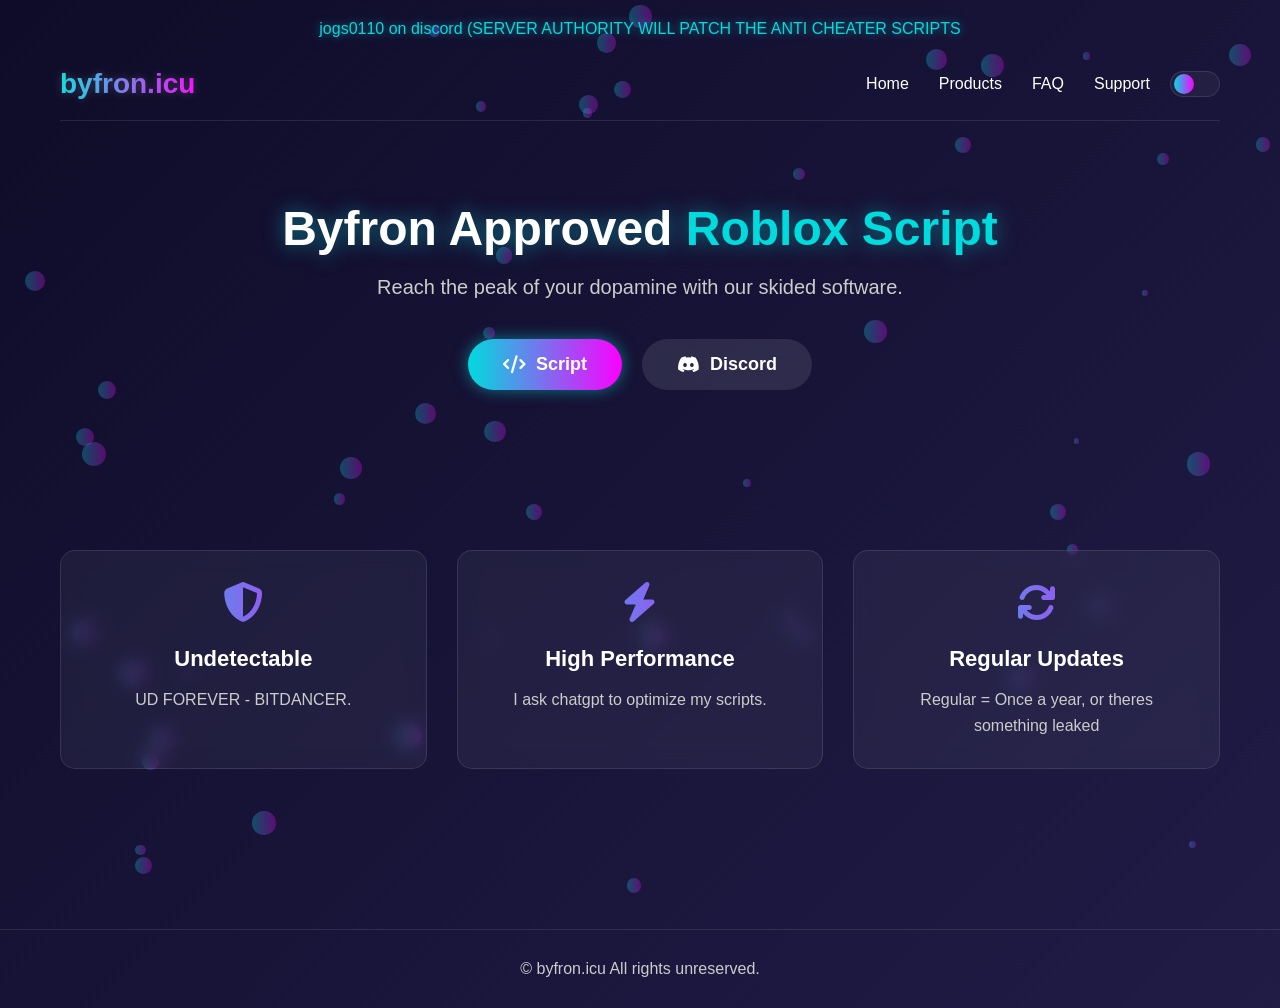
<file: index.html>
<!DOCTYPE html>
<html lang="en">
<head>
    <meta charset="UTF-8">
    <meta name="viewport" content="width=device-width, initial-scale=1.0">
    <title>Byfron.icu | Best Roblox Cheat</title>
    <link rel="stylesheet" href="https://cdnjs.cloudflare.com/ajax/libs/font-awesome/6.4.0/css/all.min.css">
    <style>
        * {
            margin: 0;
            padding: 0;
            box-sizing: border-box;
            font-family: 'Segoe UI', Tahoma, Geneva, Verdana, sans-serif;
        }
        
        :root {
            --primary-gradient: linear-gradient(90deg, #00dbde, #fc00ff);
            --bg-gradient: linear-gradient(135deg, #0f0c29, #302b63, #24243e);
            --card-bg: rgba(255, 255, 255, 0.05);
            --text-color: #fff;
            --text-secondary: #ccc;
            --header-border: rgba(255, 255, 255, 0.1);
        }
        
        body.dark-mode {
            --bg-gradient: linear-gradient(135deg, #1a1a1a, #2d2d2d, #333333);
            --card-bg: rgba(255, 255, 255, 0.08);
            --text-color: #f0f0f0;
            --text-secondary: #aaa;
            --header-border: rgba(255, 255, 255, 0.08);
        }
        
        body {
            background: var(--bg-gradient);
            color: var(--text-color);
            min-height: 100vh;
            overflow-x: hidden;
            background-size: 400% 400%;
            animation: gradientBG 15s ease infinite;
            transition: all 0.5s ease;
        }
        
        @keyframes gradientBG {
            0% { background-position: 0% 50%; }
            50% { background-position: 100% 50%; }
            100% { background-position: 0% 50%; }
        }
        
        .container {
            max-width: 1200px;
            margin: 0 auto;
            padding: 20px;
        }
        
        .username-tag {
            text-align: center;
            margin-bottom: 10px;
            font-size: 16px;
            color: #00dbde;
            text-shadow: 0 0 8px rgba(0, 219, 222, 0.6);
            animation: glow 2s ease-in-out infinite alternate;
        }
        
        @keyframes glow {
            from { text-shadow: 0 0 8px rgba(0, 219, 222, 0.6); }
            to { text-shadow: 0 0 12px rgba(0, 219, 222, 0.8), 0 0 16px rgba(0, 219, 222, 0.6); }
        }
        
        header {
            display: flex;
            justify-content: space-between;
            align-items: center;
            padding: 20px 0;
            border-bottom: 1px solid var(--header-border);
        }
        
        .logo {
            font-size: 28px;
            font-weight: 700;
            background: var(--primary-gradient);
            -webkit-background-clip: text;
            -webkit-text-fill-color: transparent;
            text-shadow: 0 0 10px rgba(255, 255, 255, 0.2);
        }
        
        .header-controls {
            display: flex;
            align-items: center;
            gap: 20px;
        }
        
        .theme-toggle {
            background: var(--card-bg);
            border: 1px solid var(--header-border);
            width: 50px;
            height: 26px;
            border-radius: 25px;
            position: relative;
            cursor: pointer;
            display: flex;
            align-items: center;
            padding: 0 3px;
            backdrop-filter: blur(10px);
        }
        
        .theme-toggle-handle {
            width: 20px;
            height: 20px;
            border-radius: 50%;
            background: var(--primary-gradient);
            position: absolute;
            transition: all 0.3s ease;
            left: 3px;
        }
        
        .theme-toggle.dark .theme-toggle-handle {
            left: 27px;
        }
        
        .nav-links {
            display: flex;
            gap: 30px;
        }
        
        .nav-links a {
            color: var(--text-color);
            text-decoration: none;
            font-weight: 500;
            transition: all 0.3s ease;
        }
        
        .nav-links a:hover {
            color: #00dbde;
        }
        
        .hero {
            text-align: center;
            padding: 80px 0;
        }
        
        .hero h1 {
            font-size: 48px;
            margin-bottom: 20px;
            text-shadow: 0 0 20px rgba(0, 219, 222, 0.5);
        }
        
        .hero p {
            font-size: 20px;
            max-width: 700px;
            margin: 0 auto 40px;
            color: var(--text-secondary);
        }
        
        .buttons {
            display: flex;
            justify-content: center;
            gap: 20px;
            margin-top: 40px;
        }
        
        .btn {
            padding: 15px 35px;
            border-radius: 50px;
            font-size: 18px;
            font-weight: 600;
            text-decoration: none;
            transition: all 0.3s ease;
            display: flex;
            align-items: center;
            gap: 10px;
            cursor: pointer;
        }
        
        .btn-primary {
            background: var(--primary-gradient);
            color: white;
            box-shadow: 0 0 15px rgba(0, 219, 222, 0.5);
            border: none;
        }
        
        .btn-primary:hover {
            transform: translateY(-3px);
            box-shadow: 极 0 25px rgba(0, 219, 222, 0.8);
        }
        
        .btn-secondary {
            background: rgba(255, 255, 255, 0.1);
            backdrop-filter: blur(10px);
            color: white;
            border: 1px solid rgba(255, 255, 255, 极.2);
        }
        
        .btn-secondary:hover {
            background: rgba(255, 255, 255, 0.2);
            transform: translateY(-3px);
        }
        
        .features {
            display: grid;
            grid-template-columns: repeat(auto-fit, minmax(300px, 1fr));
            gap: 30px;
            margin: 80px 0;
        }
        
        .feature-card {
            background: var(--card-bg);
            backdrop-filter: blur(10px);
            border-radius: 15px;
            padding: 30px;
            text-align: center;
            transition: all 0.3s ease;
            border: 1px solid rgba(255, 255, 255, 0.1);
        }
        
        .feature-card:hover {
            transform: translateY(-10px);
            box-shadow: 0 10px 20px rgba(0, 0, 0, 0.2);
        }
        
        .feature-icon {
            font-size: 40px;
            margin-bottom: 20px;
            background: var(--primary-gradient);
            -webkit-background-clip: text;
            -webkit-text-fill-color: transparent;
        }
        
        .feature-card h3 {
            font-size: 22px;
            margin-bottom: 15px;
        }
        
        .feature-card p {
            color: var(--text-secondary);
            line-height: 1.6;
        }
        
        .particles {
            position: fixed;
            top: 0;
            left: 0;
            width: 100%;
            height: 100%;
            z-index: -1;
            overflow: hidden;
        }
        
        .particle {
            position: absolute;
            border-radius: 50%;
            background: var(--primary-gradient);
            opacity: 0.3;
            animation: float 15s infinite linear;
        }
        
        @keyframes float {
            0% { transform: translateY(0) translateX(0) rotate(0deg); }
            100% { transform: translateY(-100vh) translateX(100vw) rotate(360deg); }
        }
        
        footer {
            text-align: center;
            padding: 30px 0;
            margin-top: 60px;
            border-top: 1px solid var(--header-border);
            color: var(--text-secondary);
        }
        
        @media (max-width: 768px) {
            .hero h1 {
                font-size: 36px;
            }
            
            .buttons {
                flex-direction: column;
                align-items: center;
            }
            
            .btn {
                width: 100%;
                max-width: 300px;
                justify-content: center;
            }
        }
    </style>
</head>
<body>
    <div class="particles" id="particles"></div>
    
    <div class="container">
        <div class="username-tag">jogs0110 on discord (SERVER AUTHORITY WILL PATCH THE ANTI CHEATER SCRIPTS</div>
        
        <header>
            <div class="logo">byfron.icu</div>
            <div class="header-controls">
                <nav class="nav-links">
                    <a href="#">Home</a>
                    <a href="#">Products</a>
                    <a href="#">FAQ</a>
                    <a href="#">Support</a>
                </nav>
                <div class="theme-toggle" id="themeToggle">
                    <div class="theme-toggle-handle"></div>
                </div>
            </div>
        </header>
        
        <section class="hero">
            <h1>Byfron Approved <span style="color: #00dbde">Roblox Script</span></h1>
            <p>Reach the peak of your dopamine with our skided software.</p>
            
            <div class="buttons">
                <a href="https://pastebin.com/u/KirchohexSX" class="btn btn-primary">
                    <i class="fas fa-code"></i> Script
                </a>
                <a href="https://discord.gg/vgm6Zuejhw" class="btn btn-secondary">
                    <i class="fab fa-discord"></i> Discord
                </a>
            </div>
        </section>
        
        <section class="features">
            <div class="feature-card">
                <div class="feature-icon">
                    <i class="fas fa-shield-alt"></i>
                </div>
                <h3>Undetectable</h3>
                <p>UD FOREVER - BITDANCER.</p>
            </div>
            
            <div class="feature-card">
                <div class="feature-icon">
                    <i class="fas fa-bolt"></i>
                </div>
                <h3>High Performance</h3>
                <p>I ask chatgpt to optimize my scripts.</p>
            </div>
            
            <div class="feature-card">
                <div class="feature-icon">
                    <i class="fas fa-sync"></i>
                </div>
                <h3>Regular Updates</h3>
                <p>Regular = Once a year, or theres something leaked</p>
            </div>
        </section>
    </div>
    
    <footer>
        <p>© byfron.icu All rights unreserved.</p>
    </footer>

    <audio src="https://raw.githubusercontent.com/Kiro0001/music/main/music.mp3" autoplay loop></audio>
    
    <script>
        // Create animated particles
        function createParticles() {
            const particlesContainer = document.getElementById('particles');
            const particleCount = 50;
            
            for (let i = 0; i < particleCount; i++) {
                const particle = document.createElement('div');
                particle.classList.add('particle');
                
                const size = Math.random() * 20 + 5;
                particle.style.width = `${size}px`;
                particle.style.height = `${size}px`;
                
                particle.style.left = `${Math.random() * 100}vw`;
                particle.style.top = `${Math.random() * 100}vh`;
                
                particle.style.animationDuration = `${Math.random() * 20 + 10}s`;
                particle.style.animationDelay = `${Math.random() * 5}s`;
                
                particlesContainer.appendChild(particle);
            }
        }
        
        // Theme toggle functionality
        const themeToggle = document.getElementById('themeToggle');
        themeToggle.addEventListener('click', () => {
            document.body.classList.toggle('dark-mode');
            themeToggle.classList.toggle('dark');
            
            // Save theme preference to localStorage
            const isDarkMode = document.body.classList.contains('dark-mode');
            localStorage.setItem('darkMode', isDarkMode);
        });
        
        // Check for saved theme preference
        if (localStorage.getItem('darkMode') === 'true') {
            document.body.classList.add('dark-mode');
            themeToggle.classList.add('dark');
        }
        
        // Initialize particles
        createParticles();
    </script>
</body>
</html>
</file>
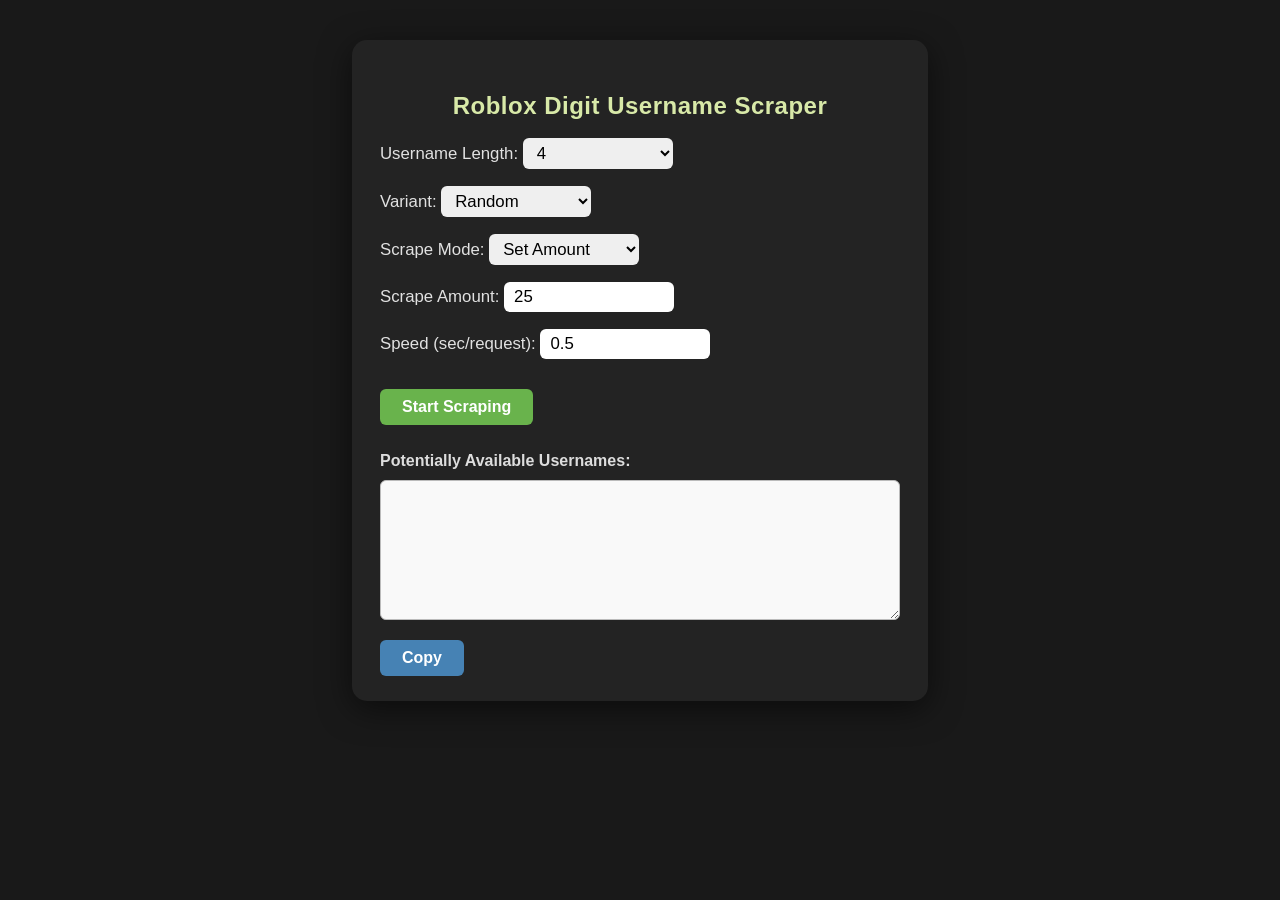
<file: digitsniper/index.html>
<!DOCTYPE html>
<html lang="en">
<head>
  <meta charset="UTF-8">
  <title>Roblox Digit Username Scraper</title>
  <link rel="stylesheet" href="style.css"/>
</head>
<body>
  <div id="app"></div>
  <script src="app.js"></script>
</body>
</html>
</file>
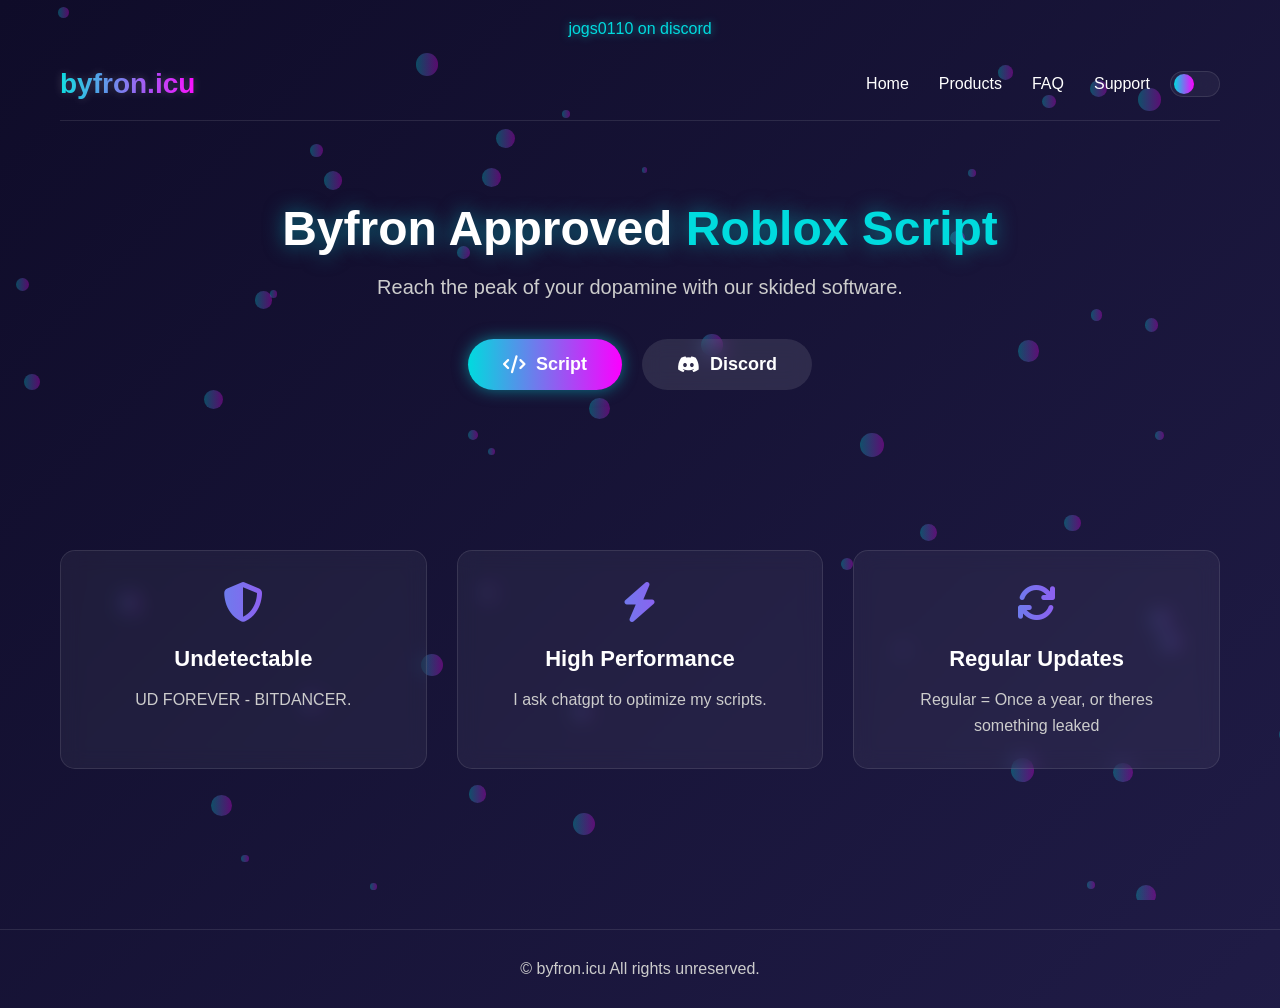
<file: main.html>
<!DOCTYPE html>
<html lang="en">
<head>
    <meta charset="UTF-8">
    <meta name="viewport" content="width=device-width, initial-scale=1.0">
    <title>Byfron.icu | Best Roblox Cheat</title>
    <link rel="stylesheet" href="https://cdnjs.cloudflare.com/ajax/libs/font-awesome/6.4.0/css/all.min.css">
    <style>
        * {
            margin: 0;
            padding: 0;
            box-sizing: border-box;
            font-family: 'Segoe UI', Tahoma, Geneva, Verdana, sans-serif;
        }
        
        :root {
            --primary-gradient: linear-gradient(90deg, #00dbde, #fc00ff);
            --bg-gradient: linear-gradient(135deg, #0f0c29, #302b63, #24243e);
            --card-bg: rgba(255, 255, 255, 0.05);
            --text-color: #fff;
            --text-secondary: #ccc;
            --header-border: rgba(255, 255, 255, 0.1);
        }
        
        body.dark-mode {
            --bg-gradient: linear-gradient(135deg, #1a1a1a, #2d2d2d, #333333);
            --card-bg: rgba(255, 255, 255, 0.08);
            --text-color: #f0f0f0;
            --text-secondary: #aaa;
            --header-border: rgba(255, 255, 255, 0.08);
        }
        
        body {
            background: var(--bg-gradient);
            color: var(--text-color);
            min-height: 100vh;
            overflow-x: hidden;
            background-size: 400% 400%;
            animation: gradientBG 15s ease infinite;
            transition: all 0.5s ease;
        }
        
        @keyframes gradientBG {
            0% { background-position: 0% 50%; }
            50% { background-position: 100% 50%; }
            100% { background-position: 0% 50%; }
        }
        
        .container {
            max-width: 1200px;
            margin: 0 auto;
            padding: 20px;
        }
        
        .username-tag {
            text-align: center;
            margin-bottom: 10px;
            font-size: 16px;
            color: #00dbde;
            text-shadow: 0 0 8px rgba(0, 219, 222, 0.6);
            animation: glow 2s ease-in-out infinite alternate;
        }
        
        @keyframes glow {
            from { text-shadow: 0 0 8px rgba(0, 219, 222, 0.6); }
            to { text-shadow: 0 0 12px rgba(0, 219, 222, 0.8), 0 0 16px rgba(0, 219, 222, 0.6); }
        }
        
        header {
            display: flex;
            justify-content: space-between;
            align-items: center;
            padding: 20px 0;
            border-bottom: 1px solid var(--header-border);
        }
        
        .logo {
            font-size: 28px;
            font-weight: 700;
            background: var(--primary-gradient);
            -webkit-background-clip: text;
            -webkit-text-fill-color: transparent;
            text-shadow: 0 0 10px rgba(255, 255, 255, 0.2);
        }
        
        .header-controls {
            display: flex;
            align-items: center;
            gap: 20px;
        }
        
        .theme-toggle {
            background: var(--card-bg);
            border: 1px solid var(--header-border);
            width: 50px;
            height: 26px;
            border-radius: 25px;
            position: relative;
            cursor: pointer;
            display: flex;
            align-items: center;
            padding: 0 3px;
            backdrop-filter: blur(10px);
        }
        
        .theme-toggle-handle {
            width: 20px;
            height: 20px;
            border-radius: 50%;
            background: var(--primary-gradient);
            position: absolute;
            transition: all 0.3s ease;
            left: 3px;
        }
        
        .theme-toggle.dark .theme-toggle-handle {
            left: 27px;
        }
        
        .nav-links {
            display: flex;
            gap: 30px;
        }
        
        .nav-links a {
            color: var(--text-color);
            text-decoration: none;
            font-weight: 500;
            transition: all 0.3s ease;
        }
        
        .nav-links a:hover {
            color: #00dbde;
        }
        
        .hero {
            text-align: center;
            padding: 80px 0;
        }
        
        .hero h1 {
            font-size: 48px;
            margin-bottom: 20px;
            text-shadow: 0 0 20px rgba(0, 219, 222, 0.5);
        }
        
        .hero p {
            font-size: 20px;
            max-width: 700px;
            margin: 0 auto 40px;
            color: var(--text-secondary);
        }
        
        .buttons {
            display: flex;
            justify-content: center;
            gap: 20px;
            margin-top: 40px;
        }
        
        .btn {
            padding: 15px 35px;
            border-radius: 50px;
            font-size: 18px;
            font-weight: 600;
            text-decoration: none;
            transition: all 0.3s ease;
            display: flex;
            align-items: center;
            gap: 10px;
            cursor: pointer;
        }
        
        .btn-primary {
            background: var(--primary-gradient);
            color: white;
            box-shadow: 0 0 15px rgba(0, 219, 222, 0.5);
            border: none;
        }
        
        .btn-primary:hover {
            transform: translateY(-3px);
            box-shadow: 极 0 25px rgba(0, 219, 222, 0.8);
        }
        
        .btn-secondary {
            background: rgba(255, 255, 255, 0.1);
            backdrop-filter: blur(10px);
            color: white;
            border: 1px solid rgba(255, 255, 255, 极.2);
        }
        
        .btn-secondary:hover {
            background: rgba(255, 255, 255, 0.2);
            transform: translateY(-3px);
        }
        
        .features {
            display: grid;
            grid-template-columns: repeat(auto-fit, minmax(300px, 1fr));
            gap: 30px;
            margin: 80px 0;
        }
        
        .feature-card {
            background: var(--card-bg);
            backdrop-filter: blur(10px);
            border-radius: 15px;
            padding: 30px;
            text-align: center;
            transition: all 0.3s ease;
            border: 1px solid rgba(255, 255, 255, 0.1);
        }
        
        .feature-card:hover {
            transform: translateY(-10px);
            box-shadow: 0 10px 20px rgba(0, 0, 0, 0.2);
        }
        
        .feature-icon {
            font-size: 40px;
            margin-bottom: 20px;
            background: var(--primary-gradient);
            -webkit-background-clip: text;
            -webkit-text-fill-color: transparent;
        }
        
        .feature-card h3 {
            font-size: 22px;
            margin-bottom: 15px;
        }
        
        .feature-card p {
            color: var(--text-secondary);
            line-height: 1.6;
        }
        
        .particles {
            position: fixed;
            top: 0;
            left: 0;
            width: 100%;
            height: 100%;
            z-index: -1;
            overflow: hidden;
        }
        
        .particle {
            position: absolute;
            border-radius: 50%;
            background: var(--primary-gradient);
            opacity: 0.3;
            animation: float 15s infinite linear;
        }
        
        @keyframes float {
            0% { transform: translateY(0) translateX(0) rotate(0deg); }
            100% { transform: translateY(-100vh) translateX(100vw) rotate(360deg); }
        }
        
        footer {
            text-align: center;
            padding: 30px 0;
            margin-top: 60px;
            border-top: 1px solid var(--header-border);
            color: var(--text-secondary);
        }
        
        @media (max-width: 768px) {
            .hero h1 {
                font-size: 36px;
            }
            
            .buttons {
                flex-direction: column;
                align-items: center;
            }
            
            .btn {
                width: 100%;
                max-width: 300px;
                justify-content: center;
            }
        }
    </style>
</head>
<body>
    <div class="particles" id="particles"></div>
    
    <div class="container">
        <div class="username-tag">jogs0110 on discord</div>
        
        <header>
            <div class="logo">byfron.icu</div>
            <div class="header-controls">
                <nav class="nav-links">
                    <a href="#">Home</a>
                    <a href="#">Products</a>
                    <a href="#">FAQ</a>
                    <a href="#">Support</a>
                </nav>
                <div class="theme-toggle" id="themeToggle">
                    <div class="theme-toggle-handle"></div>
                </div>
            </div>
        </header>
        
        <section class="hero">
            <h1>Byfron Approved <span style="color: #00dbde">Roblox Script</span></h1>
            <p>Reach the peak of your dopamine with our skided software.</p>
            
            <div class="buttons">
                <a href="https://pastebin.com/u/KirchohexSX" class="btn btn-primary">
                    <i class="fas fa-code"></i> Script
                </a>
                <a href="https://discord.gg/vgm6Zuejhw" class="btn btn-secondary">
                    <i class="fab fa-discord"></i> Discord
                </a>
            </div>
        </section>
        
        <section class="features">
            <div class="feature-card">
                <div class="feature-icon">
                    <i class="fas fa-shield-alt"></i>
                </div>
                <h3>Undetectable</h3>
                <p>UD FOREVER - BITDANCER.</p>
            </div>
            
            <div class="feature-card">
                <div class="feature-icon">
                    <i class="fas fa-bolt"></i>
                </div>
                <h3>High Performance</h3>
                <p>I ask chatgpt to optimize my scripts.</p>
            </div>
            
            <div class="feature-card">
                <div class="feature-icon">
                    <i class="fas fa-sync"></i>
                </div>
                <h3>Regular Updates</h3>
                <p>Regular = Once a year, or theres something leaked</p>
            </div>
        </section>
    </div>
    
    <footer>
        <p>© byfron.icu All rights unreserved.</p>
    </footer>

    <script>
        // Create animated particles
        function createParticles() {
            const particlesContainer = document.getElementById('particles');
            const particleCount = 50;
            
            for (let i = 0; i < particleCount; i++) {
                const particle = document.createElement('div');
                particle.classList.add('particle');
                
                const size = Math.random() * 20 + 5;
                particle.style.width = `${size}px`;
                particle.style.height = `${size}px`;
                
                particle.style.left = `${Math.random() * 100}vw`;
                particle.style.top = `${Math.random() * 100}vh`;
                
                particle.style.animationDuration = `${Math.random() * 20 + 10}s`;
                particle.style.animationDelay = `${Math.random() * 5}s`;
                
                particlesContainer.appendChild(particle);
            }
        }
        
        // Theme toggle functionality
        const themeToggle = document.getElementById('themeToggle');
        themeToggle.addEventListener('click', () => {
            document.body.classList.toggle('dark-mode');
            themeToggle.classList.toggle('dark');
            
            // Save theme preference to localStorage
            const isDarkMode = document.body.classList.contains('dark-mode');
            localStorage.setItem('darkMode', isDarkMode);
        });
        
        // Check for saved theme preference
        if (localStorage.getItem('darkMode') === 'true') {
            document.body.classList.add('dark-mode');
            themeToggle.classList.add('dark');
        }
        
        // Initialize particles
        createParticles();
    </script>
</body>
</html>
</file>
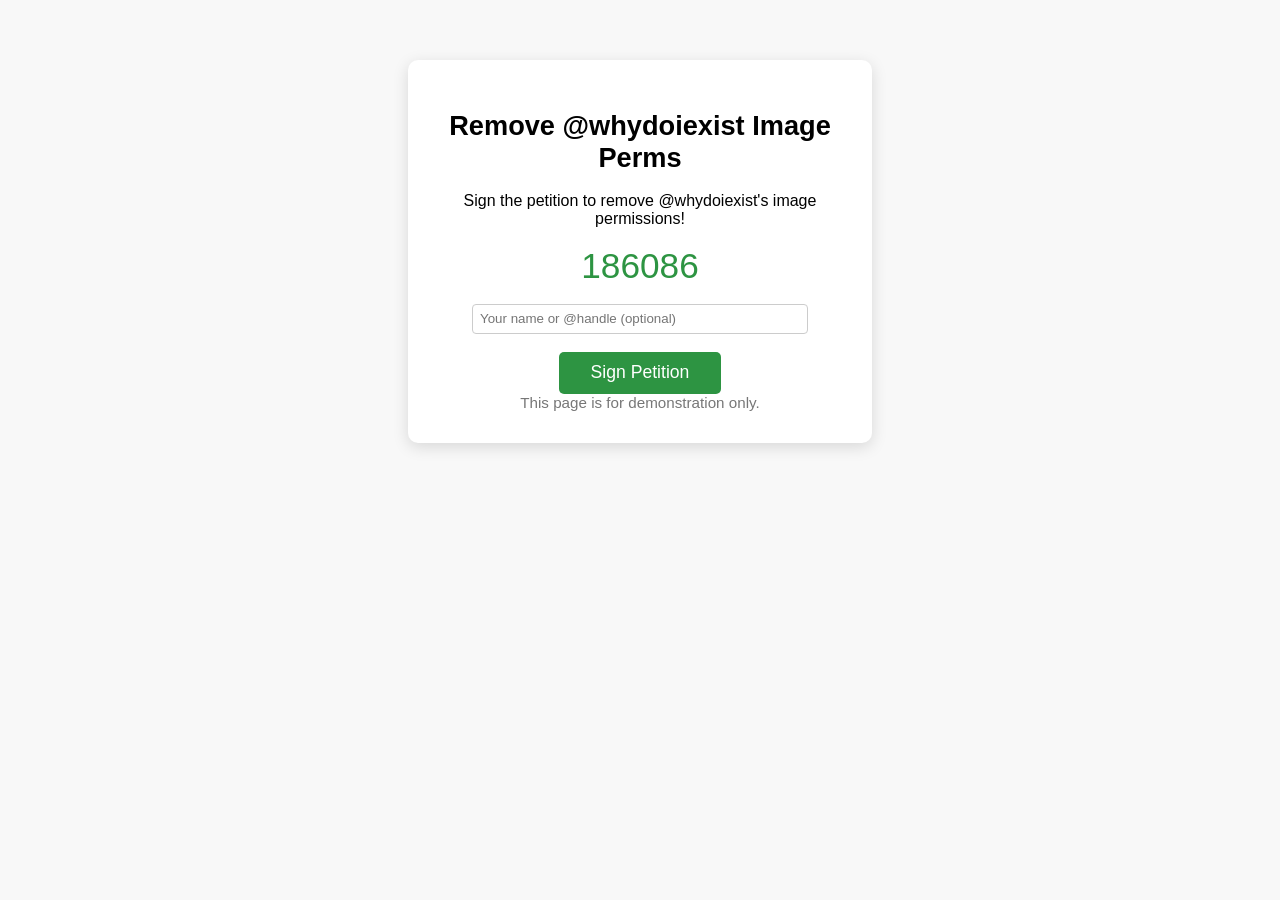
<file: petetion-weao.html>
<!DOCTYPE html>
<html lang="en">
<head>
  <meta charset="UTF-8">
  <title>Petition: Remove @whydoiexist Image Perms</title>
  <meta name="viewport" content="width=device-width, initial-scale=1.0">
  <style>
    body { font-family: Arial, sans-serif; background: #f8f8f8; text-align: center; }
    .petition-container { background: #fff; margin: 60px auto; padding: 2em; border-radius: 10px; box-shadow: 0 4px 16px #0002; width: 100%; max-width: 400px;}
    h1 { font-size: 1.7rem; }
    #counter { color: #2d9442; font-size: 2.2rem; margin: 0.5em 0; }
    .byline { color: #777; font-size: 0.95em; }
    button { background: #2d9442; color: #fff; font-size: 1.1em; border: none; padding: 0.6em 1.8em; border-radius: 5px; cursor: pointer; margin-top: 1em; }
    button:active { background: #236c32; }
    .thanks { color: #218838; font-weight: bold; margin-top: 1em; }
  </style>
</head>
<body>
  <div class="petition-container">
    <h1>Remove @whydoiexist Image Perms</h1>
    <p>Sign the petition to remove @whydoiexist's image permissions!</p>
    <div id="counter">0</div>
    <form id="signForm" autocomplete="off">
      <input type="text" id="username" placeholder="Your name or @handle (optional)" maxlength="32" style="padding:0.5em; width: 80%; border-radius: 4px; border:1px solid #ccc;">
      <br>
      <button type="submit">Sign Petition</button>
    </form>
    <div class="thanks" style="display:none;">Thank you for signing!</div>
    <div class="byline">This page is for demonstration only.</div>
  </div>

  <script>
    // --- Config: initial count and "start time" ---
    const petitionStartTimestamp = new Date('2024-05-01T00:00:00Z').getTime(); 
    const baseCount = 79; 

    
    function getSimulatedCount() {
      const now = Date.now();
      const minutesElapsed = Math.floor((now - petitionStartTimestamp) / 60000);

      
      let simulatedVotes = 0;
      let t = 0;
      let lastVoteTime = petitionStartTimestamp;
      while (lastVoteTime < now) {
        const nextGap = Math.floor(Math.random() * 19) + 2; 
        lastVoteTime += nextGap * 60000;
        if (lastVoteTime > now) break;
        simulatedVotes += Math.floor(Math.random() * 2) + 1; 
        t++;
        
      }
      return baseCount + simulatedVotes;
    }

    
    function mulberry32(a) {
      return function() {
        var t = a += 0x6D2B79F5;
        t = Math.imul(t ^ t >>> 15, t | 1);
        t ^= t + Math.imul(t ^ t >>> 7, t | 61);
        return ((t ^ t >>> 14) >>> 0) / 4294967296;
      }
    }
    function getDeterministicCount() {
      const now = Date.now();
      let simulatedVotes = 0;
      let lastVoteTime = petitionStartTimestamp;
      let seed = Math.floor((petitionStartTimestamp / 1000) % 1000000);
      const rng = mulberry32(seed);
      while (lastVoteTime < now) {
        const nextGap = Math.floor(rng() * 19) + 2; 
        lastVoteTime += nextGap * 60000;
        if (lastVoteTime > now) break;
        simulatedVotes += Math.floor(rng() * 2) + 1; 
      }
      
      const localSignatures = Number(localStorage.getItem('signedPetition') || 0);
      return baseCount + simulatedVotes + localSignatures;
    }

    
    function updateCounter() {
      document.getElementById('counter').textContent = getDeterministicCount();
    }
    updateCounter();

    
    setInterval(updateCounter, 10000);

    document.getElementById('signForm').addEventListener('submit', function(e) {
      e.preventDefault();
      
      if (localStorage.getItem('hasSignedPetition')) return;
      localStorage.setItem('hasSignedPetition', '1');
      
      if (document.getElementById('username').value.trim().length > 0) {
        localStorage.setItem('signedPetitionUser', document.getElementById('username').value.trim());
      }
      
      let count = Number(localStorage.getItem('signedPetition') || 0);
      localStorage.setItem('signedPetition', count + 1);
      updateCounter();
      document.querySelector('.thanks').style.display = "";
      document.getElementById('signForm').style.display = "none";
    });

    
    if (localStorage.getItem('hasSignedPetition')) {
      document.querySelector('.thanks').style.display = "";
      document.getElementById('signForm').style.display = "none";
    }
  </script>
</body>
</html>
</file>
<file: digitsniper/style.css>
body {
  background: #191919;
  color: #ddd;
  font-family: 'Segoe UI', Arial, sans-serif;
  margin: 0;
  padding: 0;
}

#app {
  margin: 40px auto;
  background: #232323;
  padding: 32px 28px 20px 28px;
  border-radius: 15px;
  width: 520px;
  min-width: 320px;
  box-shadow: 0 8px 32px #0008;
}

h2 {
  text-align: center;
  font-weight: 900;
  margin-bottom: 18px;
  color: #d8e9a8;
  letter-spacing: 0.5px;
}

label {
  display: block;
  margin: 12px 0 4px 0;
  font-size: 1.05em;
  color: #e1e1e1;
}

input, select, button, textarea {
  font-size: 1em;
  border-radius: 6px;
  border: none;
  outline: none;
  margin-bottom: 5px;
}

input[type="number"], input[type="text"], select {
  padding: 5px 10px;
  width: 150px;
  margin-right: 10px;
}

button {
  background: #69b34c;
  color: #fff;
  padding: 9px 22px;
  font-weight: bold;
  border: none;
  margin-right: 10px;
  margin-top: 10px;
  transition: background 0.2s;
  cursor: pointer;
}

button:active, button:focus {
  background: #44782b;
}

button#stop {
  background: #e74c3c;
}
button#stop:active, button#stop:focus {
  background: #b73525;
}

button#copy {
  background: #4682b4;
}
button#copy:active, button#copy:focus {
  background: #255177;
}

#status {
  margin-left: 12px;
  color: #ffe066;
  vertical-align: middle;
  font-size: 1.02em;
}

textarea {
  display: block;
  width: 100%;
  height: 140px;
  margin-top: 10px;
  margin-bottom: 10px;
  resize: vertical;
  background: #f9f9f9;
  color: #232323;
  font-family: 'Consolas', 'Menlo', 'Monaco', monospace;
  font-size: 1.07em;
  border: 1px solid #bbb;
  padding: 8px;
  box-sizing: border-box;
}
</file>
